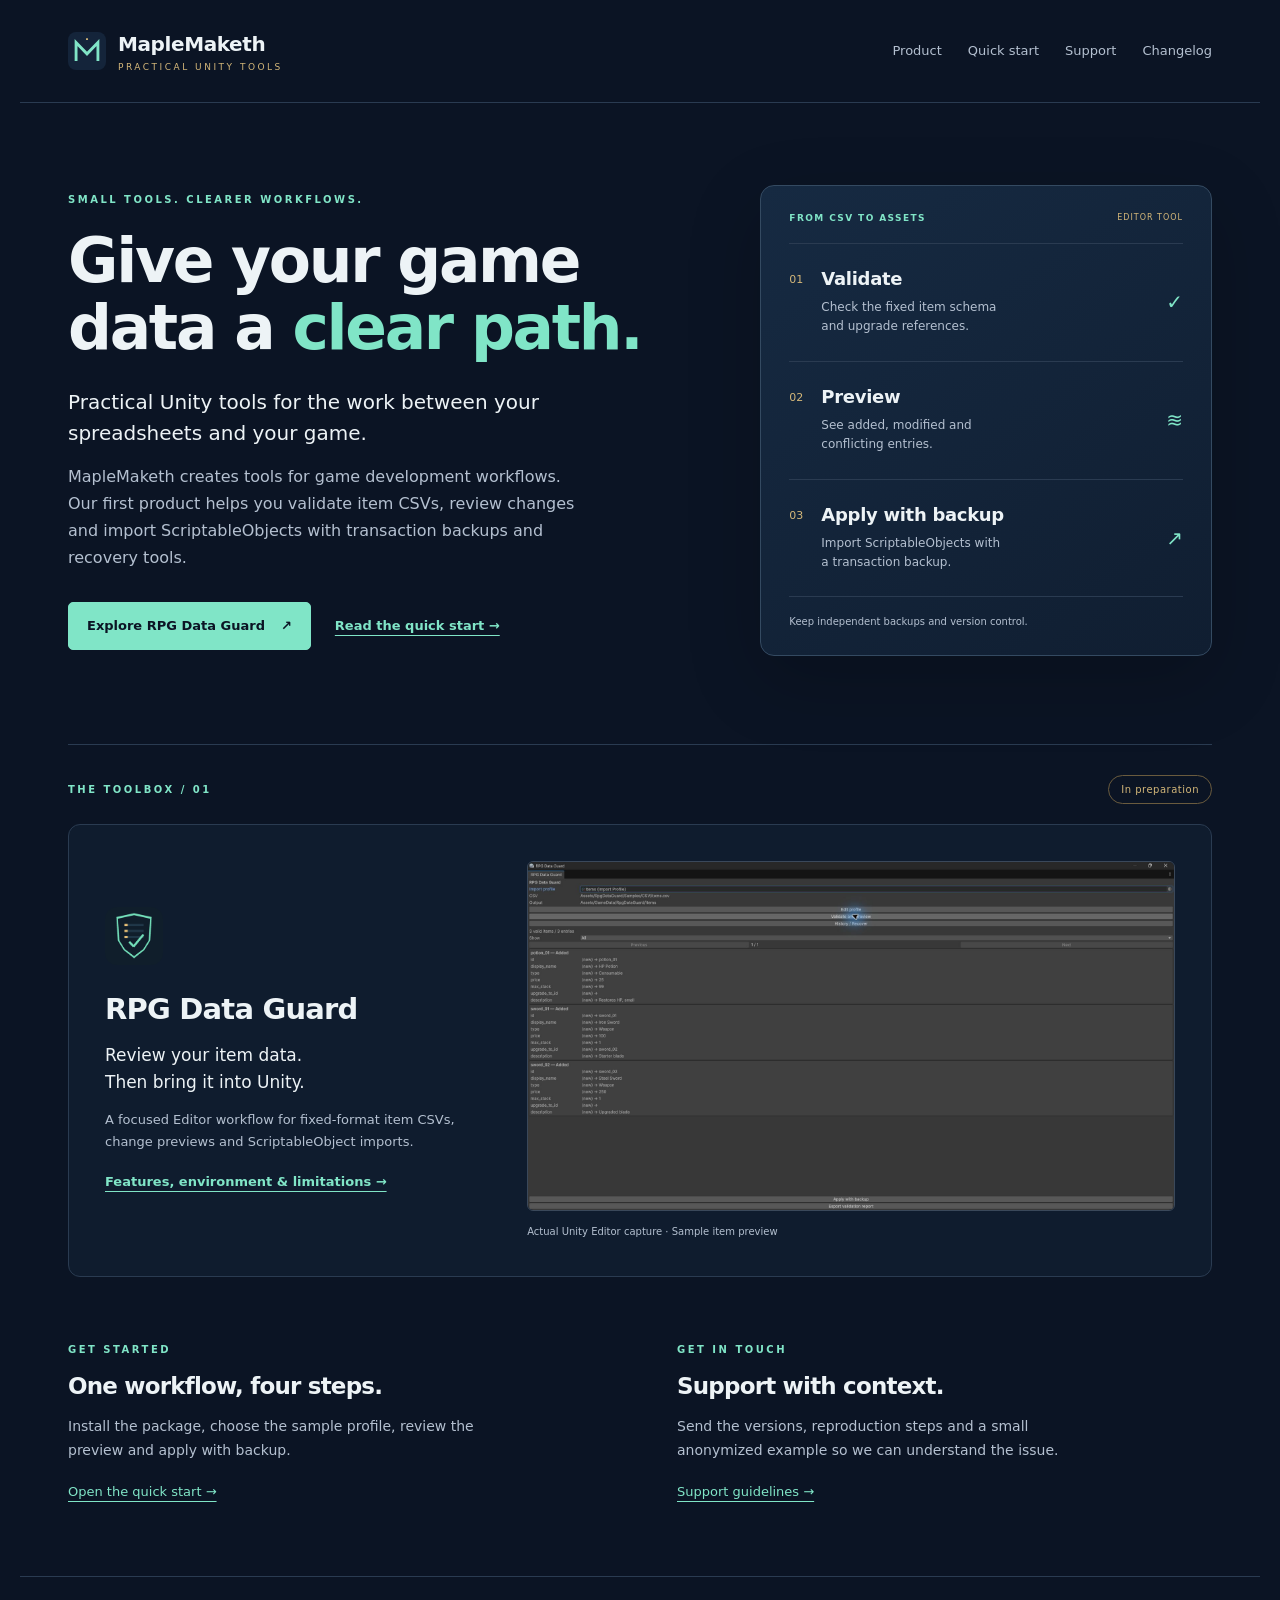
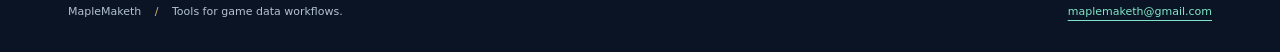
<file: index.html>
<!doctype html>
<html lang="en">
<head>
  <meta charset="utf-8">
  <meta name="viewport" content="width=device-width, initial-scale=1">
  <meta name="description" content="Practical Unity tools for game data workflows. Explore RPG Data Guard, documentation and support.">
  <meta name="theme-color" content="#0b1424">
  <title>MapleMaketh — Practical Unity tools</title>
  <link rel="icon" href="assets/brand.svg" type="image/svg+xml">
  <link rel="stylesheet" href="style.css">
</head>
<body>
<a class="skip" href="#main">Skip to content</a>
<header class="wrap header"><a class="brand" href="index.html"><img src="assets/brand.svg" width="38" height="38" alt=""><span>MapleMaketh<small>PRACTICAL UNITY TOOLS</small></span></a><nav aria-label="Main navigation"><a href="rpg-data-guard.html">Product</a><a href="quick-start.html">Quick start</a><a href="support.html">Support</a><a href="changelog.html">Changelog</a></nav></header>
<main id="main" class="wrap">
<section class="hero">
  <div class="hero-copy"><p class="eyebrow">SMALL TOOLS. CLEARER WORKFLOWS.</p><h1>Give your game<br>data a <em>clear path.</em></h1><p class="lead">Practical Unity tools for the work between your spreadsheets and your game.</p><p>MapleMaketh creates tools for game development workflows. Our first product helps you validate item CSVs, review changes and import ScriptableObjects with transaction backups and recovery tools.</p><div class="actions"><a class="button" href="rpg-data-guard.html">Explore RPG Data Guard <span aria-hidden="true">↗</span></a><a class="text-link" href="quick-start.html">Read the quick start →</a></div></div>
  <div class="workflow" aria-label="RPG Data Guard workflow"><div class="workflow-top"><span class="eyebrow">FROM CSV TO ASSETS</span><span class="tiny-status">EDITOR TOOL</span></div><div class="workflow-row"><span class="step-no">01</span><div><h2>Validate</h2><p>Check the fixed item schema<br>and upgrade references.</p></div><span class="step-symbol" aria-hidden="true">✓</span></div><div class="workflow-row"><span class="step-no">02</span><div><h2>Preview</h2><p>See added, modified and<br>conflicting entries.</p></div><span class="step-symbol" aria-hidden="true">≋</span></div><div class="workflow-row"><span class="step-no">03</span><div><h2>Apply with backup</h2><p>Import ScriptableObjects with<br>a transaction backup.</p></div><span class="step-symbol" aria-hidden="true">↗</span></div><p class="workflow-note">Keep independent backups and version control.</p></div>
</section>
<section class="products" aria-labelledby="products-heading"><div class="section-label"><p class="eyebrow">THE TOOLBOX / 01</p><span class="status">In preparation</span></div><article class="product-card"><div class="product-intro"><img class="product-icon" src="assets/rpg-data-guard.png" width="80" height="80" alt="RPG Data Guard product artwork"><h2 id="products-heading">RPG Data Guard</h2><p class="lead small">Review your item data.<br>Then bring it into Unity.</p><p>A focused Editor workflow for fixed-format item CSVs, change previews and ScriptableObject imports.</p><a class="text-link" href="rpg-data-guard.html">Features, environment &amp; limitations →</a></div><figure class="product-image"><a href="assets/screenshot-preview.png"><img src="assets/screenshot-preview.png" width="1920" height="1032" alt="Actual RPG Data Guard Editor window showing three valid sample items classified as Added and their field previews" loading="lazy"></a><figcaption>Actual Unity Editor capture · Sample item preview</figcaption></figure></article></section>
<section class="resources" aria-label="Documentation and support"><article><p class="eyebrow">GET STARTED</p><h2>One workflow, four steps.</h2><p>Install the package, choose the sample profile, review the preview and apply with backup.</p><a href="quick-start.html">Open the quick start →</a></article><article><p class="eyebrow">GET IN TOUCH</p><h2>Support with context.</h2><p>Send the versions, reproduction steps and a small anonymized example so we can understand the issue.</p><a href="support.html">Support guidelines →</a></article></section>
</main>
<footer class="wrap footer"><span>MapleMaketh <span class="dot">/</span> Tools for game data workflows.</span><a href="mailto:maplemaketh@gmail.com">maplemaketh@gmail.com</a></footer>
</body>
</html>
</file>
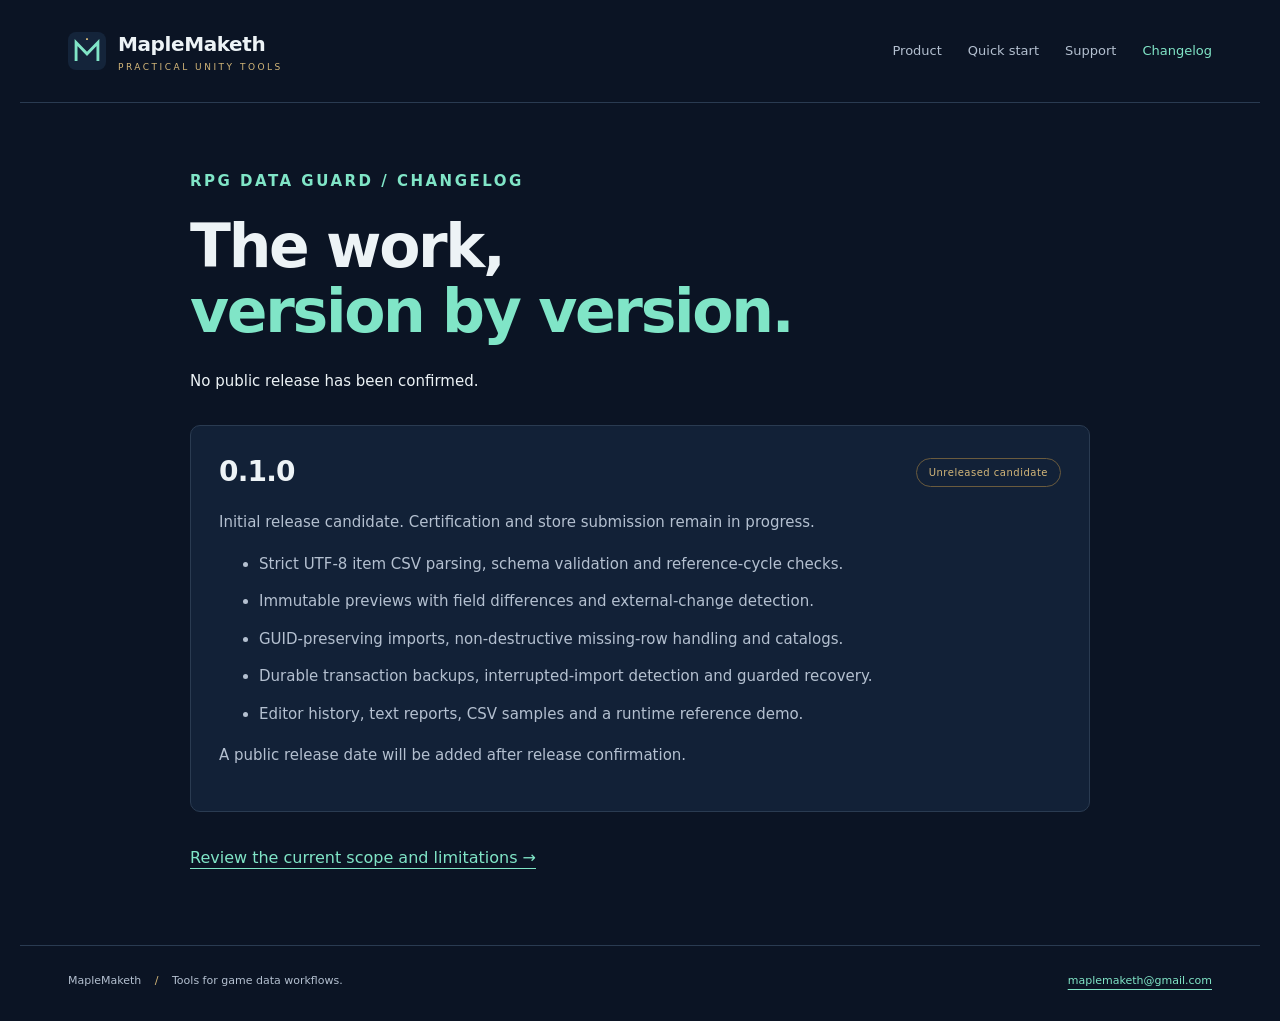
<file: changelog.html>
<!doctype html>
<html lang="en">
<head>
  <meta charset="utf-8">
  <meta name="viewport" content="width=device-width, initial-scale=1">
  <meta name="description" content="Release candidate notes for RPG Data Guard. No public release has been confirmed.">
  <meta name="theme-color" content="#0b1424">
  <title>Changelog — RPG Data Guard</title>
  <link rel="icon" href="assets/brand.svg" type="image/svg+xml">
  <link rel="stylesheet" href="style.css">
</head>
<body>
<a class="skip" href="#main">Skip to content</a>
<header class="wrap header"><a class="brand" href="index.html"><img src="assets/brand.svg" width="38" height="38" alt=""><span>MapleMaketh<small>PRACTICAL UNITY TOOLS</small></span></a><nav aria-label="Main navigation"><a href="rpg-data-guard.html">Product</a><a href="quick-start.html">Quick start</a><a href="support.html">Support</a><a href="changelog.html" aria-current="page">Changelog</a></nav></header>
<main id="main" class="wrap">
<div class="doc"><p class="eyebrow">RPG DATA GUARD / CHANGELOG</p><h1>The work,<br><em>version by version.</em></h1><p class="lead">No public release has been confirmed.</p><article class="release"><div class="section-label"><h2>0.1.0</h2><span class="status">Unreleased candidate</span></div><p>Initial release candidate. Certification and store submission remain in progress.</p><ul><li>Strict UTF-8 item CSV parsing, schema validation and reference-cycle checks.</li><li>Immutable previews with field differences and external-change detection.</li><li>GUID-preserving imports, non-destructive missing-row handling and catalogs.</li><li>Durable transaction backups, interrupted-import detection and guarded recovery.</li><li>Editor history, text reports, CSV samples and a runtime reference demo.</li></ul><p>A public release date will be added after release confirmation.</p></article><a href="rpg-data-guard.html">Review the current scope and limitations →</a></div>
</main>
<footer class="wrap footer"><span>MapleMaketh <span class="dot">/</span> Tools for game data workflows.</span><a href="mailto:maplemaketh@gmail.com">maplemaketh@gmail.com</a></footer>
</body>
</html>
</file>
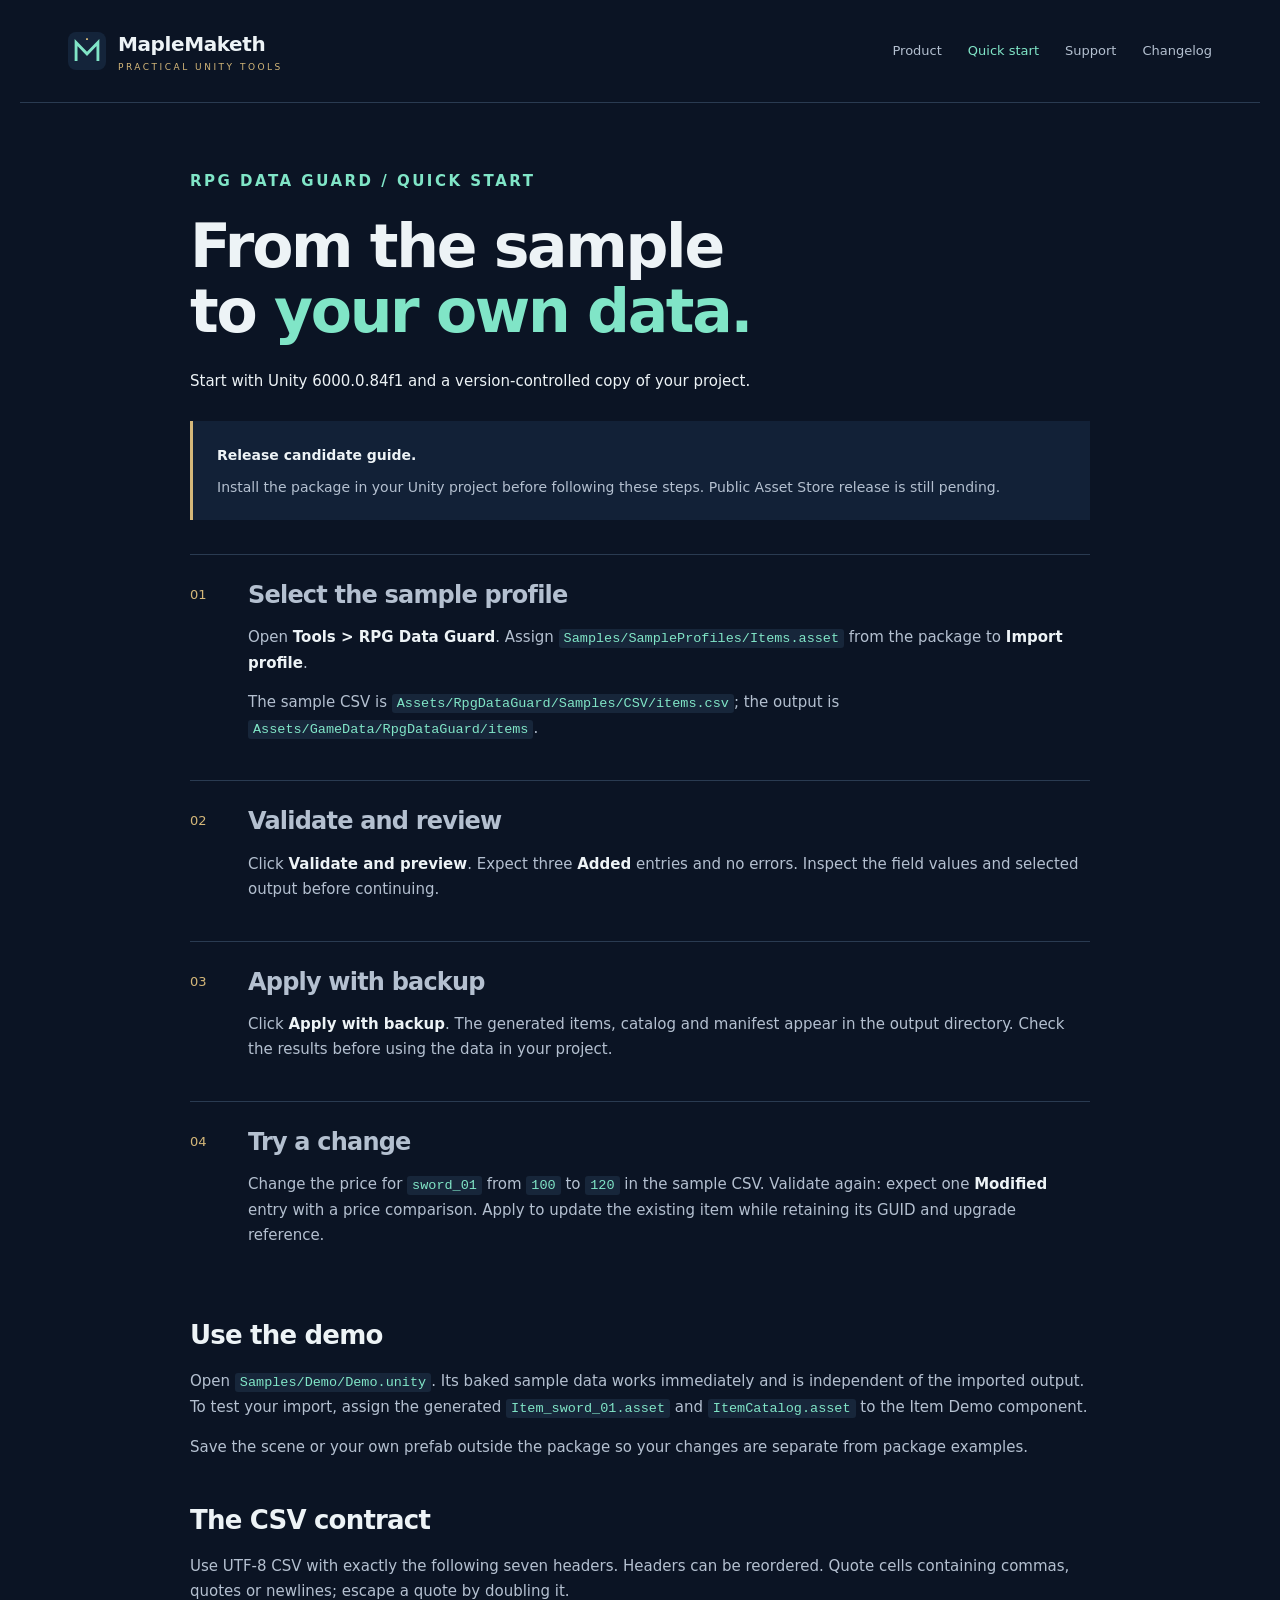
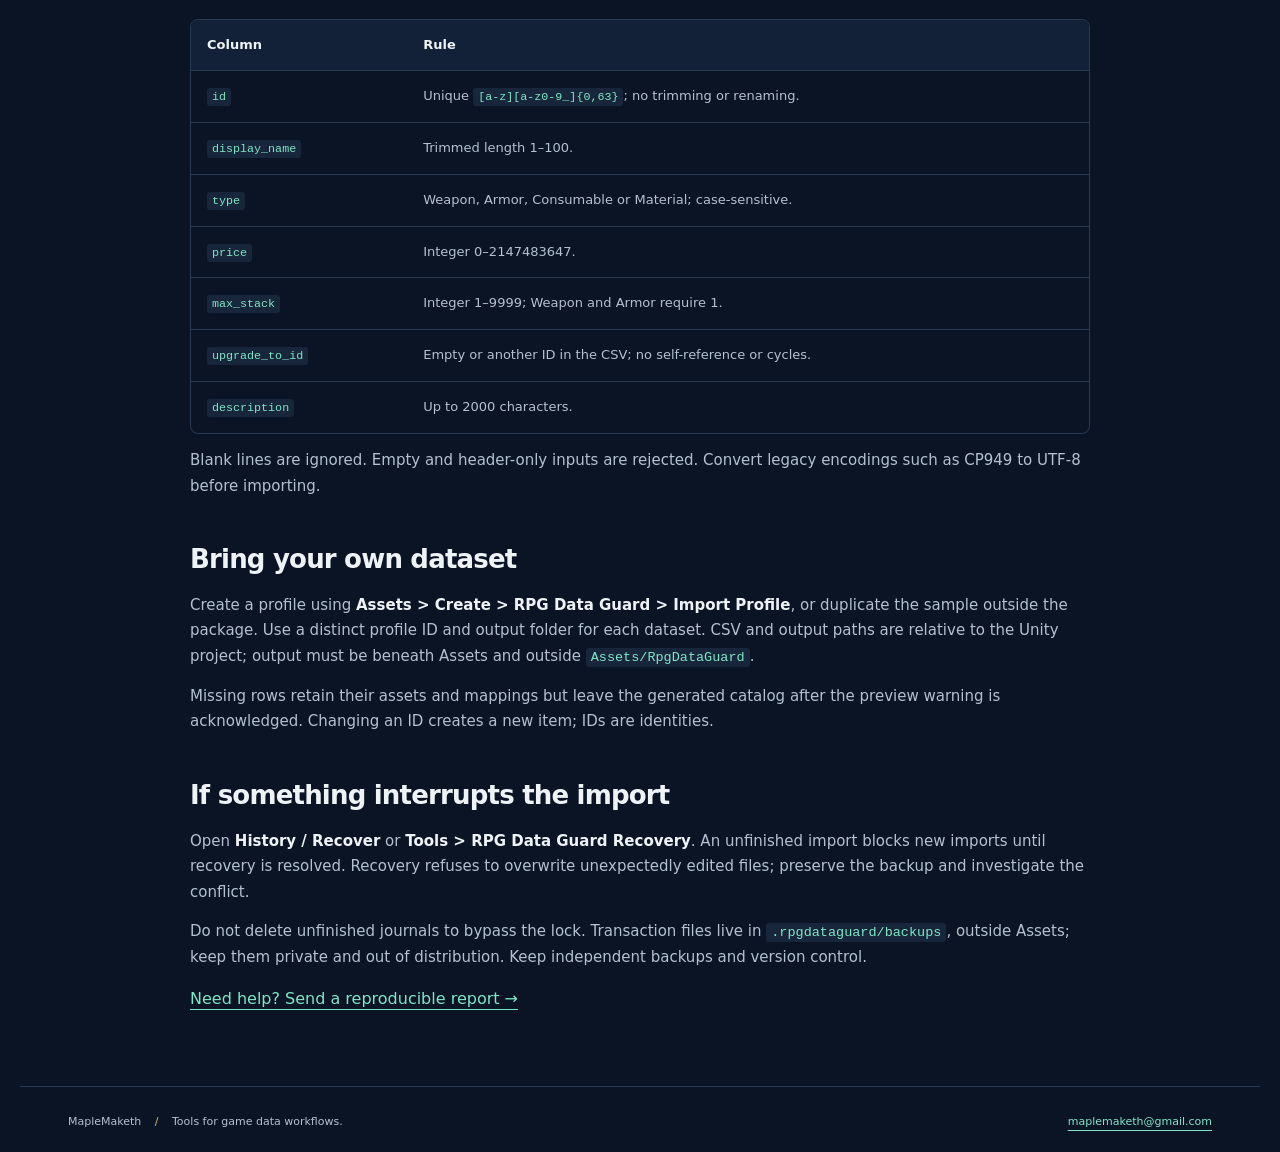
<file: quick-start.html>
<!doctype html>
<html lang="en">
<head>
  <meta charset="utf-8">
  <meta name="viewport" content="width=device-width, initial-scale=1">
  <meta name="description" content="Start with the sample import profile, validate and preview your item CSV, review changes and apply with backup.">
  <meta name="theme-color" content="#0b1424">
  <title>Quick Start — RPG Data Guard</title>
  <link rel="icon" href="assets/brand.svg" type="image/svg+xml">
  <link rel="stylesheet" href="style.css">
</head>
<body>
<a class="skip" href="#main">Skip to content</a>
<header class="wrap header"><a class="brand" href="index.html"><img src="assets/brand.svg" width="38" height="38" alt=""><span>MapleMaketh<small>PRACTICAL UNITY TOOLS</small></span></a><nav aria-label="Main navigation"><a href="rpg-data-guard.html">Product</a><a href="quick-start.html" aria-current="page">Quick start</a><a href="support.html">Support</a><a href="changelog.html">Changelog</a></nav></header>
<main id="main" class="wrap">
<div class="doc"><p class="eyebrow">RPG DATA GUARD / QUICK START</p><h1>From the sample<br>to <em>your own data.</em></h1><p class="lead">Start with Unity 6000.0.84f1 and a version-controlled copy of your project.</p><aside class="notice"><strong>Release candidate guide.</strong><p>Install the package in your Unity project before following these steps. Public Asset Store release is still pending.</p></aside>
<ol class="instructions"><li><h2>Select the sample profile</h2><p>Open <strong>Tools &gt; RPG Data Guard</strong>. Assign <code>Samples/SampleProfiles/Items.asset</code> from the package to <strong>Import profile</strong>.</p><p>The sample CSV is <code>Assets/RpgDataGuard/Samples/CSV/items.csv</code>; the output is <code>Assets/GameData/RpgDataGuard/items</code>.</p></li><li><h2>Validate and review</h2><p>Click <strong>Validate and preview</strong>. Expect three <strong>Added</strong> entries and no errors. Inspect the field values and selected output before continuing.</p></li><li><h2>Apply with backup</h2><p>Click <strong>Apply with backup</strong>. The generated items, catalog and manifest appear in the output directory. Check the results before using the data in your project.</p></li><li><h2>Try a change</h2><p>Change the price for <code>sword_01</code> from <code>100</code> to <code>120</code> in the sample CSV. Validate again: expect one <strong>Modified</strong> entry with a price comparison. Apply to update the existing item while retaining its GUID and upgrade reference.</p></li></ol>
<section><h2>Use the demo</h2><p>Open <code>Samples/Demo/Demo.unity</code>. Its baked sample data works immediately and is independent of the imported output. To test your import, assign the generated <code>Item_sword_01.asset</code> and <code>ItemCatalog.asset</code> to the Item Demo component.</p><p>Save the scene or your own prefab outside the package so your changes are separate from package examples.</p></section>
<section><h2>The CSV contract</h2><p>Use UTF-8 CSV with exactly the following seven headers. Headers can be reordered. Quote cells containing commas, quotes or newlines; escape a quote by doubling it.</p><div class="table-scroll" tabindex="0" role="region" aria-label="CSV schema"><table><thead><tr><th scope="col">Column</th><th scope="col">Rule</th></tr></thead><tbody><tr><td><code>id</code></td><td>Unique <code>[a-z][a-z0-9_]{0,63}</code>; no trimming or renaming.</td></tr><tr><td><code>display_name</code></td><td>Trimmed length 1–100.</td></tr><tr><td><code>type</code></td><td>Weapon, Armor, Consumable or Material; case-sensitive.</td></tr><tr><td><code>price</code></td><td>Integer 0–2147483647.</td></tr><tr><td><code>max_stack</code></td><td>Integer 1–9999; Weapon and Armor require 1.</td></tr><tr><td><code>upgrade_to_id</code></td><td>Empty or another ID in the CSV; no self-reference or cycles.</td></tr><tr><td><code>description</code></td><td>Up to 2000 characters.</td></tr></tbody></table></div><p>Blank lines are ignored. Empty and header-only inputs are rejected. Convert legacy encodings such as CP949 to UTF-8 before importing.</p></section>
<section><h2>Bring your own dataset</h2><p>Create a profile using <strong>Assets &gt; Create &gt; RPG Data Guard &gt; Import Profile</strong>, or duplicate the sample outside the package. Use a distinct profile ID and output folder for each dataset. CSV and output paths are relative to the Unity project; output must be beneath Assets and outside <code>Assets/RpgDataGuard</code>.</p><p>Missing rows retain their assets and mappings but leave the generated catalog after the preview warning is acknowledged. Changing an ID creates a new item; IDs are identities.</p></section>
<section><h2>If something interrupts the import</h2><p>Open <strong>History / Recover</strong> or <strong>Tools &gt; RPG Data Guard Recovery</strong>. An unfinished import blocks new imports until recovery is resolved. Recovery refuses to overwrite unexpectedly edited files; preserve the backup and investigate the conflict.</p><p>Do not delete unfinished journals to bypass the lock. Transaction files live in <code>.rpgdataguard/backups</code>, outside Assets; keep them private and out of distribution. Keep independent backups and version control.</p><a href="support.html">Need help? Send a reproducible report →</a></section></div>
</main>
<footer class="wrap footer"><span>MapleMaketh <span class="dot">/</span> Tools for game data workflows.</span><a href="mailto:maplemaketh@gmail.com">maplemaketh@gmail.com</a></footer>
</body>
</html>
</file>
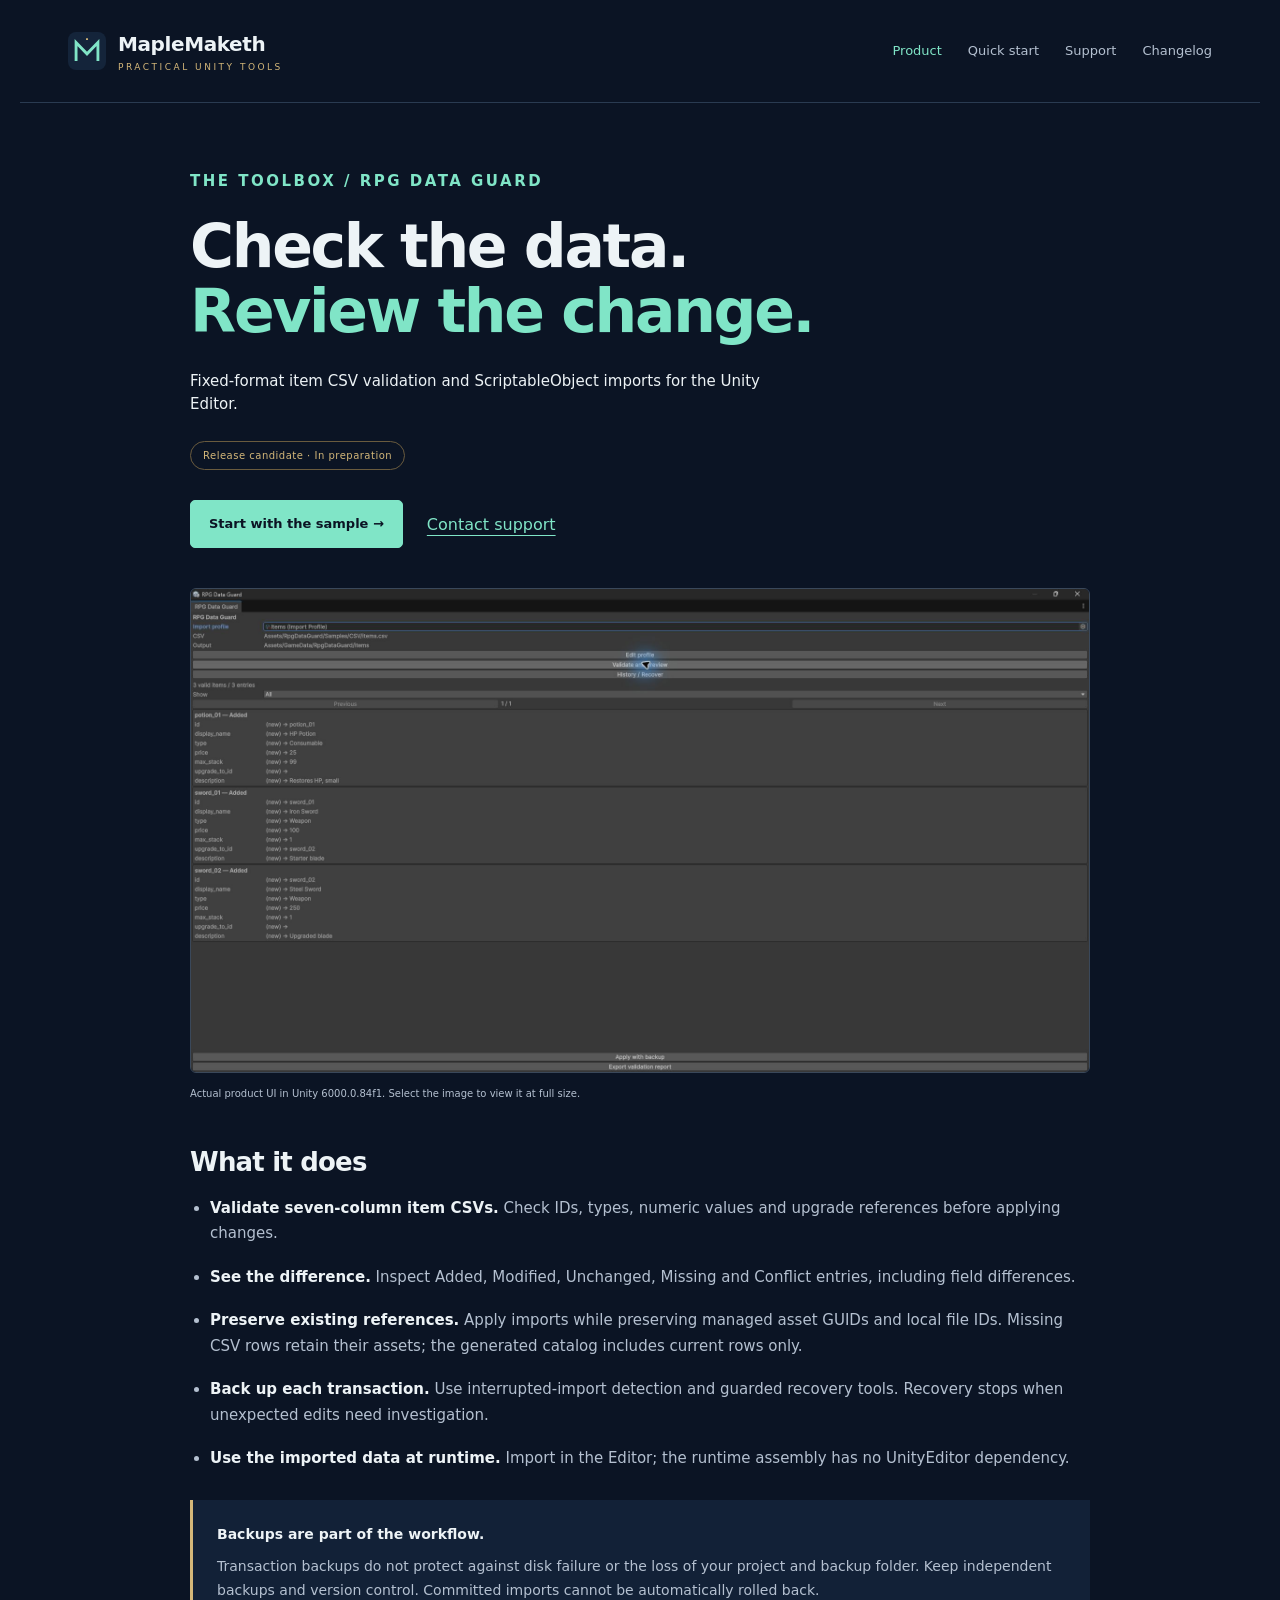
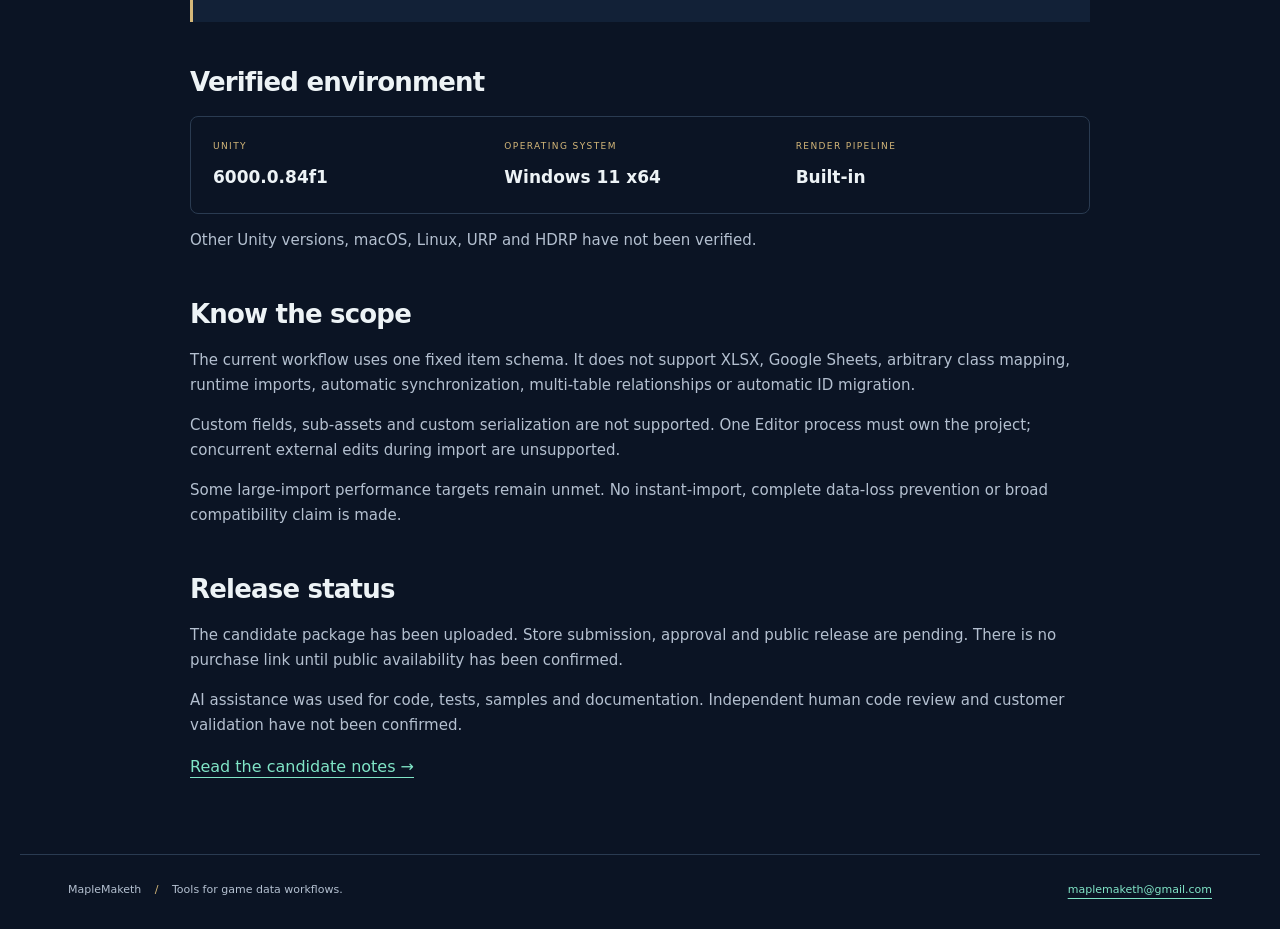
<file: rpg-data-guard.html>
<!doctype html>
<html lang="en">
<head>
  <meta charset="utf-8">
  <meta name="viewport" content="width=device-width, initial-scale=1">
  <meta name="description" content="Validate fixed-format item CSVs, preview changes and import ScriptableObjects with transaction backups and recovery tools.">
  <meta name="theme-color" content="#0b1424">
  <title>RPG Data Guard — MapleMaketh</title>
  <link rel="icon" href="assets/brand.svg" type="image/svg+xml">
  <link rel="stylesheet" href="style.css">
</head>
<body>
<a class="skip" href="#main">Skip to content</a>
<header class="wrap header"><a class="brand" href="index.html"><img src="assets/brand.svg" width="38" height="38" alt=""><span>MapleMaketh<small>PRACTICAL UNITY TOOLS</small></span></a><nav aria-label="Main navigation"><a href="rpg-data-guard.html" aria-current="page">Product</a><a href="quick-start.html">Quick start</a><a href="support.html">Support</a><a href="changelog.html">Changelog</a></nav></header>
<main id="main" class="wrap">
<div class="doc"><p class="eyebrow">THE TOOLBOX / RPG DATA GUARD</p><h1>Check the data.<br><em>Review the change.</em></h1><p class="lead">Fixed-format item CSV validation and ScriptableObject imports for the Unity Editor.</p><span class="status">Release candidate · In preparation</span><div class="actions"><a class="button" href="quick-start.html">Start with the sample →</a><a href="support.html">Contact support</a></div>
<figure class="full-shot"><a href="assets/screenshot-preview.png"><img src="assets/screenshot-preview.png" width="1920" height="1032" alt="RPG Data Guard displaying the sample potion and sword items with Added status, field values, and Validate and preview and Apply with backup buttons"></a><figcaption>Actual product UI in Unity 6000.0.84f1. Select the image to view it at full size.</figcaption></figure>
<section><h2>What it does</h2><ul class="feature-list"><li><strong>Validate seven-column item CSVs.</strong> Check IDs, types, numeric values and upgrade references before applying changes.</li><li><strong>See the difference.</strong> Inspect Added, Modified, Unchanged, Missing and Conflict entries, including field differences.</li><li><strong>Preserve existing references.</strong> Apply imports while preserving managed asset GUIDs and local file IDs. Missing CSV rows retain their assets; the generated catalog includes current rows only.</li><li><strong>Back up each transaction.</strong> Use interrupted-import detection and guarded recovery tools. Recovery stops when unexpected edits need investigation.</li><li><strong>Use the imported data at runtime.</strong> Import in the Editor; the runtime assembly has no UnityEditor dependency.</li></ul><aside class="notice"><strong>Backups are part of the workflow.</strong><p>Transaction backups do not protect against disk failure or the loss of your project and backup folder. Keep independent backups and version control. Committed imports cannot be automatically rolled back.</p></aside></section>
<section><h2>Verified environment</h2><div class="environment"><div><span>UNITY</span><strong>6000.0.84f1</strong></div><div><span>OPERATING SYSTEM</span><strong>Windows 11 x64</strong></div><div><span>RENDER PIPELINE</span><strong>Built-in</strong></div></div><p>Other Unity versions, macOS, Linux, URP and HDRP have not been verified.</p></section>
<section><h2>Know the scope</h2><p>The current workflow uses one fixed item schema. It does not support XLSX, Google Sheets, arbitrary class mapping, runtime imports, automatic synchronization, multi-table relationships or automatic ID migration.</p><p>Custom fields, sub-assets and custom serialization are not supported. One Editor process must own the project; concurrent external edits during import are unsupported.</p><p>Some large-import performance targets remain unmet. No instant-import, complete data-loss prevention or broad compatibility claim is made.</p></section>
<section><h2>Release status</h2><p>The candidate package has been uploaded. Store submission, approval and public release are pending. There is no purchase link until public availability has been confirmed.</p><p>AI assistance was used for code, tests, samples and documentation. Independent human code review and customer validation have not been confirmed.</p><a href="changelog.html">Read the candidate notes →</a></section></div>
</main>
<footer class="wrap footer"><span>MapleMaketh <span class="dot">/</span> Tools for game data workflows.</span><a href="mailto:maplemaketh@gmail.com">maplemaketh@gmail.com</a></footer>
</body>
</html>
</file>
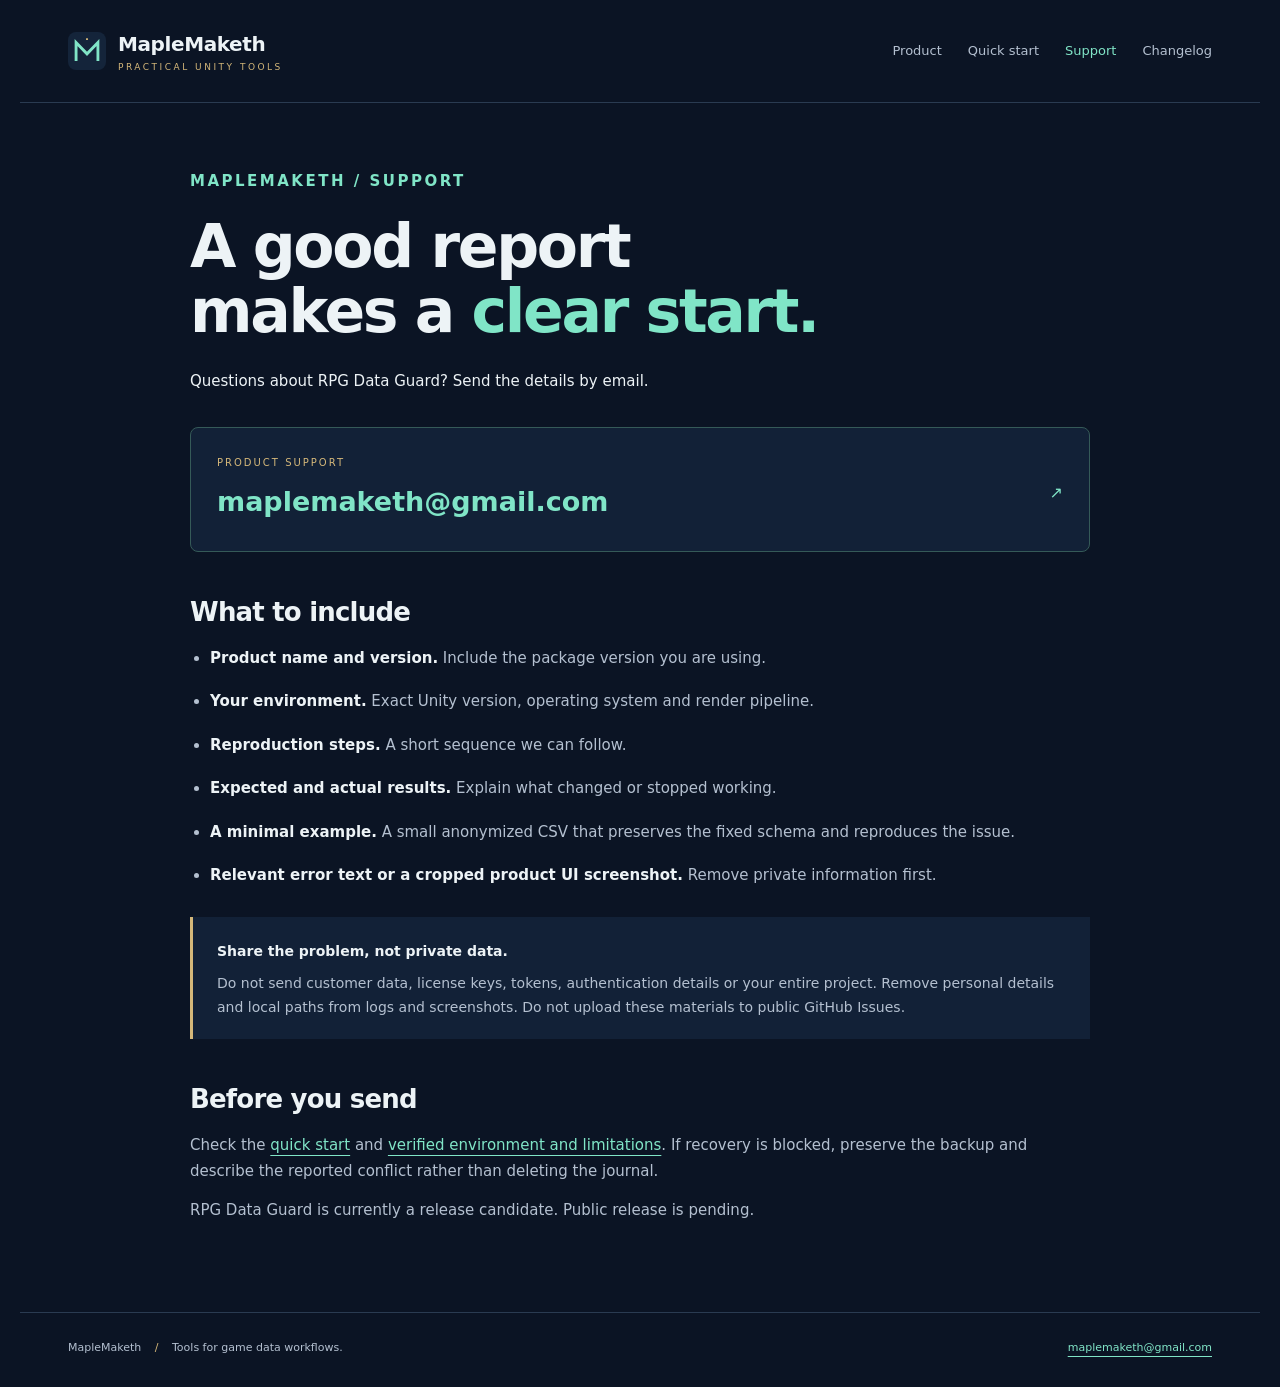
<file: support.html>
<!doctype html>
<html lang="en">
<head>
  <meta charset="utf-8">
  <meta name="viewport" content="width=device-width, initial-scale=1">
  <meta name="description" content="Contact MapleMaketh with reproducible product questions and anonymized bug reports.">
  <meta name="theme-color" content="#0b1424">
  <title>Support — MapleMaketh</title>
  <link rel="icon" href="assets/brand.svg" type="image/svg+xml">
  <link rel="stylesheet" href="style.css">
</head>
<body>
<a class="skip" href="#main">Skip to content</a>
<header class="wrap header"><a class="brand" href="index.html"><img src="assets/brand.svg" width="38" height="38" alt=""><span>MapleMaketh<small>PRACTICAL UNITY TOOLS</small></span></a><nav aria-label="Main navigation"><a href="rpg-data-guard.html">Product</a><a href="quick-start.html">Quick start</a><a href="support.html" aria-current="page">Support</a><a href="changelog.html">Changelog</a></nav></header>
<main id="main" class="wrap">
<div class="doc"><p class="eyebrow">MAPLEMAKETH / SUPPORT</p><h1>A good report<br>makes a <em>clear start.</em></h1><p class="lead">Questions about RPG Data Guard? Send the details by email.</p><a class="email-card" href="mailto:maplemaketh@gmail.com"><span>PRODUCT SUPPORT</span><strong>maplemaketh@gmail.com</strong><span aria-hidden="true">↗</span></a>
<section><h2>What to include</h2><ul class="feature-list"><li><strong>Product name and version.</strong> Include the package version you are using.</li><li><strong>Your environment.</strong> Exact Unity version, operating system and render pipeline.</li><li><strong>Reproduction steps.</strong> A short sequence we can follow.</li><li><strong>Expected and actual results.</strong> Explain what changed or stopped working.</li><li><strong>A minimal example.</strong> A small anonymized CSV that preserves the fixed schema and reproduces the issue.</li><li><strong>Relevant error text or a cropped product UI screenshot.</strong> Remove private information first.</li></ul></section>
<aside class="notice"><strong>Share the problem, not private data.</strong><p>Do not send customer data, license keys, tokens, authentication details or your entire project. Remove personal details and local paths from logs and screenshots. Do not upload these materials to public GitHub Issues.</p></aside>
<section><h2>Before you send</h2><p>Check the <a href="quick-start.html">quick start</a> and <a href="rpg-data-guard.html">verified environment and limitations</a>. If recovery is blocked, preserve the backup and describe the reported conflict rather than deleting the journal.</p><p>RPG Data Guard is currently a release candidate. Public release is pending.</p></section></div>
</main>
<footer class="wrap footer"><span>MapleMaketh <span class="dot">/</span> Tools for game data workflows.</span><a href="mailto:maplemaketh@gmail.com">maplemaketh@gmail.com</a></footer>
</body>
</html>
</file>
<file: style.css>
:root{color-scheme:dark;--bg:#0b1424;--panel:#122137;--text:#edf3f6;--muted:#b4c0d0;--mint:#80e5c7;--gold:#d4b779;--line:#2a3b51}*{box-sizing:border-box}html{scroll-behavior:smooth}body{margin:0;background:var(--bg);color:var(--text);font-family:Inter,"Segoe UI",system-ui,-apple-system,sans-serif;line-height:1.7;font-size:16px}a{color:var(--mint);text-underline-offset:5px}a:hover{color:#baffea}a:focus-visible,.table-scroll:focus-visible{outline:3px solid var(--gold);outline-offset:5px}img{max-width:100%;height:auto}.wrap{max-width:1240px;margin:auto;padding-left:48px;padding-right:48px}.header{display:flex;align-items:center;justify-content:space-between;gap:24px;padding-top:27px;padding-bottom:27px;border-bottom:1px solid var(--line)}.brand{display:flex;align-items:center;gap:12px;color:var(--text);text-decoration:none;font-weight:700;font-size:20px;letter-spacing:-.4px}.brand img{flex-shrink:0}.brand small{display:block;color:var(--gold);font-size:9px;letter-spacing:2.5px;font-weight:500;line-height:1.5}nav{display:flex;gap:26px;flex-wrap:wrap}nav a{font-size:13px;color:var(--muted);text-decoration:none}nav a[aria-current]{color:var(--mint)}.hero{display:grid;grid-template-columns:1.4fr 1fr;gap:60px;align-items:center;padding:82px 0 88px}.eyebrow{font-size:10px;font-weight:700;letter-spacing:2.5px;color:var(--mint);margin:0 0 20px}.hero h1,.doc h1{font-size:clamp(40px,4.8vw,64px);line-height:1.08;letter-spacing:-2.3px;margin:0 0 26px;font-weight:650}em{font-style:normal;color:var(--mint)}p{color:var(--muted);margin:14px 0}.lead{font-size:20px;line-height:1.55;color:var(--text);max-width:620px}.hero-copy>p:not(.eyebrow){max-width:520px}.actions{display:flex;flex-wrap:wrap;align-items:center;gap:24px;margin-top:30px}.button{display:inline-flex;justify-content:space-between;align-items:center;gap:16px;background:var(--mint);border:1px solid var(--mint);border-radius:5px;padding:12px 18px;color:var(--bg);font-size:13px;font-weight:700;text-decoration:none}.button:hover{color:var(--bg);background:#baffea}.text-link{font-size:13px;font-weight:600}.workflow{background:linear-gradient(145deg,#162a42,#101e31);border:1px solid #344a61;border-radius:14px;padding:25px 28px;box-shadow:0 24px 75px #0003}.workflow-top{display:flex;justify-content:space-between;align-items:center;gap:10px;border-bottom:1px solid var(--line);padding-bottom:17px}.workflow-top .eyebrow{font-size:9px;letter-spacing:1.4px;margin:0}.tiny-status{color:var(--gold);font-size:8px;letter-spacing:1px;white-space:nowrap}.workflow-row{display:flex;align-items:center;gap:18px;padding:24px 0;border-bottom:1px solid var(--line)}.step-no{color:var(--gold);font-size:11px;align-self:flex-start;padding-top:3px}.workflow h2{font-size:18px;line-height:1.25;letter-spacing:-.3px;margin:0}.workflow p{font-size:12px;line-height:1.6;margin:8px 0 0}.step-symbol{margin-left:auto;color:var(--mint);font-size:20px}.workflow .workflow-note{font-size:10px;padding-top:9px;color:var(--muted)}h2{font-size:28px;line-height:1.3;letter-spacing:-.8px;font-weight:600}.section-label{display:flex;flex-wrap:wrap;align-items:center;justify-content:space-between;gap:16px;margin-bottom:20px}.section-label .eyebrow,.section-label h2{margin:0}.status{display:inline-block;font-size:10px;color:var(--gold);border:1px solid #6a5b3e;border-radius:30px;padding:5px 12px;letter-spacing:.5px}.products{border-top:1px solid var(--line);padding-top:30px}.product-card{display:grid;grid-template-columns:.8fr 1.4fr;gap:52px;padding:36px;border:1px solid var(--line);border-radius:12px;background:#0f1c2e;align-items:center}.product-icon{width:58px;height:58px;border-radius:12px}.product-intro h2{font-size:29px;margin:18px 0 12px}.lead.small{font-size:17px}.product-intro>p:not(.lead){font-size:13px}.product-image{margin:0}.product-image img,.full-shot img{display:block;border:1px solid #3a485a;border-radius:6px;background:#333}.product-image a,.full-shot a{display:block}.product-image figcaption,.full-shot figcaption{font-size:10px;color:var(--muted);margin-top:12px}.resources{display:grid;grid-template-columns:1fr 1fr;gap:74px;padding:64px 0 72px}.resources h2{font-size:23px;margin:0}.resources p:not(.eyebrow){font-size:14px;max-width:420px}.resources a{font-size:13px}.resources .eyebrow{margin-bottom:14px}.footer{display:flex;flex-wrap:wrap;justify-content:space-between;align-items:center;gap:16px;border-top:1px solid var(--line);padding-top:26px;padding-bottom:30px;color:var(--muted);font-size:11px}.dot{color:var(--gold);padding:0 10px}.doc{max-width:900px;margin:auto;padding-top:66px;padding-bottom:74px}.doc h1{font-size:clamp(38px,5vw,60px)}.doc>.lead{margin-bottom:24px}.doc section{margin-top:44px}.doc section h2{font-size:26px;margin-bottom:16px}.doc p,.doc li{font-size:15px}.doc li{color:var(--muted);margin-bottom:12px}.doc strong{color:var(--text)}.full-shot{margin:40px 0}.notice{border-left:3px solid var(--gold);background:var(--panel);padding:20px 24px;margin:28px 0}.notice p{margin:8px 0 0;font-size:14px}.notice>strong{font-size:14px}.feature-list{padding-left:20px}.feature-list li{margin-bottom:18px}.environment{display:grid;grid-template-columns:repeat(3,1fr);gap:20px;border:1px solid var(--line);border-radius:8px;padding:22px}.environment span{display:block;color:var(--gold);font-size:9px;letter-spacing:1.4px}.environment strong{display:block;font-size:17px;margin-top:8px;font-weight:550}.instructions{counter-reset:instruction;list-style:none;padding:0;margin-top:34px}.instructions>li{counter-increment:instruction;position:relative;border-top:1px solid var(--line);padding:25px 0 12px 58px}.instructions>li:before{content:"0" counter(instruction);position:absolute;left:0;top:29px;color:var(--gold);font-size:13px}.instructions h2{font-size:24px;margin:0 0 14px}code{color:var(--mint);background:#17263a;padding:2px 5px;border-radius:3px;font-size:.9em;overflow-wrap:anywhere}.table-scroll{max-width:100%;overflow:auto;border:1px solid var(--line);border-radius:8px}table{border-collapse:collapse;width:100%;font-size:13px;text-align:left}th,td{padding:14px 16px;border-bottom:1px solid var(--line);vertical-align:top}th{color:var(--text);background:var(--panel)}td{color:var(--muted)}tbody tr:last-child td{border-bottom:0}.email-card{display:grid;grid-template-columns:1fr auto;gap:8px;margin:34px 0;padding:26px;border:1px solid #355a58;border-radius:8px;text-decoration:none;background:var(--panel)}.email-card span:first-child{grid-column:1/-1;color:var(--gold);font-size:10px;letter-spacing:2px}.email-card strong{color:var(--mint);font-size:clamp(16px,3vw,27px);overflow-wrap:anywhere}.release{background:var(--panel);border:1px solid var(--line);border-radius:10px;padding:28px;margin:32px 0}.skip{position:absolute;left:20px;top:-100px;padding:10px 18px;background:var(--mint);color:var(--bg);z-index:10}.skip:focus{top:8px}@media(max-width:950px){.wrap{padding-left:30px;padding-right:30px}.hero{gap:30px}.workflow{padding:24px 20px}.product-card{gap:30px;padding:28px}.brand{font-size:18px}nav{gap:20px}}@media(max-width:720px){.wrap{padding-left:22px;padding-right:22px}.header{align-items:flex-start;flex-direction:column;gap:22px;padding-top:22px;padding-bottom:22px}nav{gap:14px 22px}.hero{grid-template-columns:1fr;padding:48px 0 50px;gap:36px}.hero h1,.doc h1{font-size:44px;letter-spacing:-1.7px}.lead{font-size:18px}.workflow{padding:24px}.workflow-row{padding:20px 0}.workflow p br{display:none}.product-card{grid-template-columns:1fr;gap:25px;padding:24px}.resources{grid-template-columns:1fr;gap:36px;padding:42px 0 48px}.doc{padding-top:45px;padding-bottom:50px}.environment{grid-template-columns:1fr;gap:16px}.instructions>li{padding-left:40px}.doc p,.doc li{font-size:14px}.notice{padding:18px}.footer{align-items:flex-start;flex-direction:column;gap:10px}.email-card{padding:20px}th,td{padding:12px}td:first-child{white-space:nowrap}.release{padding:22px}}@media(prefers-reduced-motion:reduce){html{scroll-behavior:auto}}
</file>
